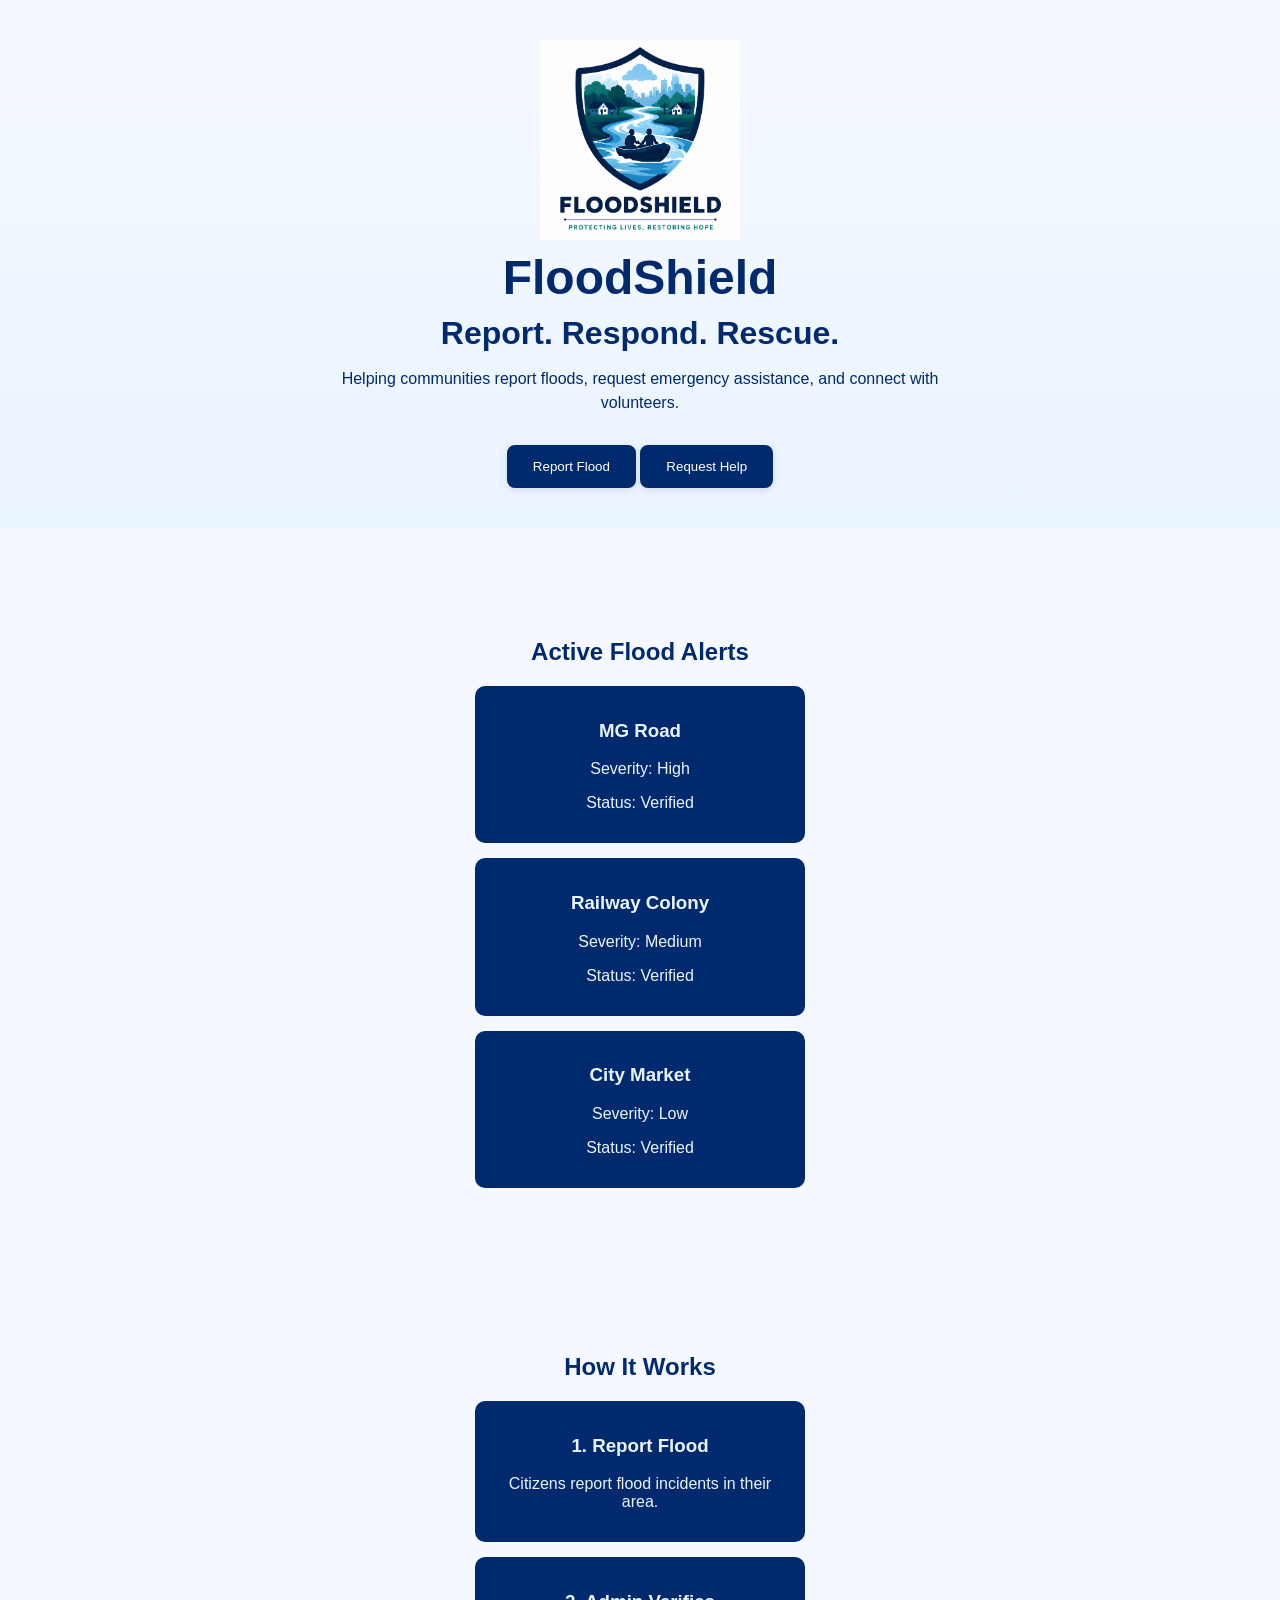
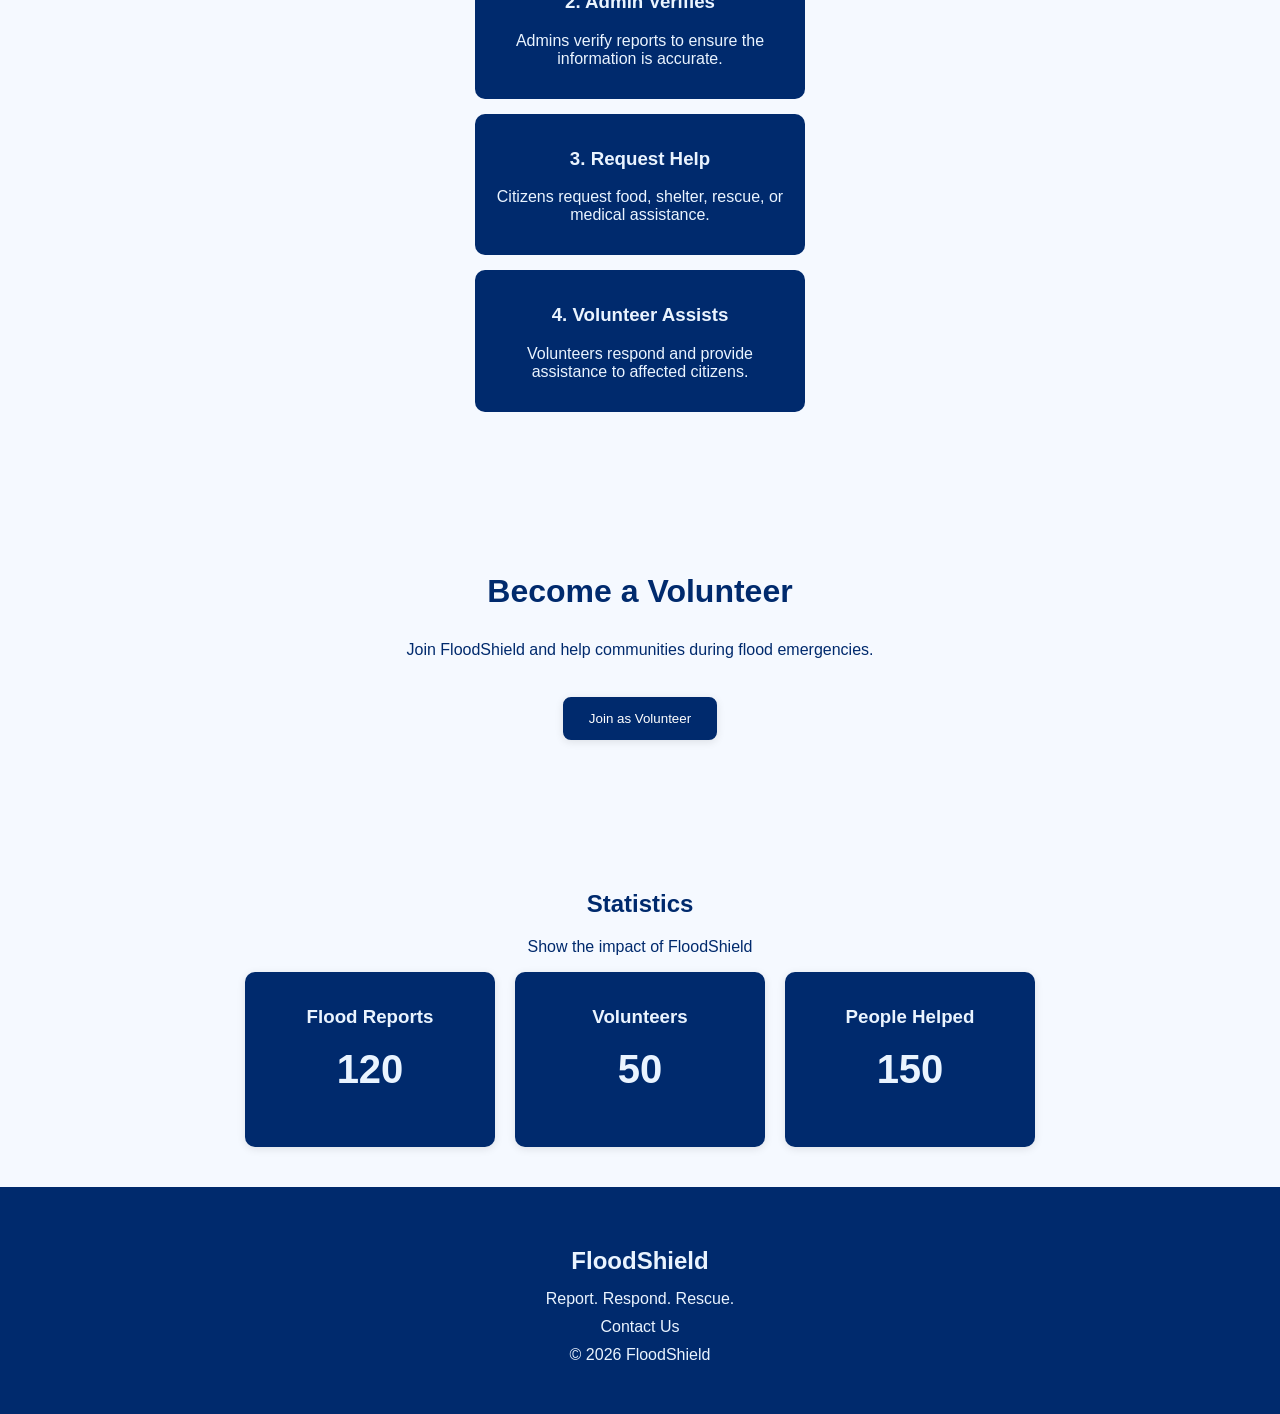
<file: frontend/index.html>
<!--
==========================================
PROJECT: FLOODSHIELD

Purpose:
A disaster response platform where:

1. Citizens report floods
2. Admin verifies reports
3. Citizens request help
4. Volunteers assist citizens

Roles:
- Citizen
- Volunteer
- Admin

Current Page:
Landing Page (Home Page)
==========================================
-->


<!DOCTYPE html>
<html lang="en">
<head>
  <meta charset="UTF-8">
  <meta name="viewport" content="width=device-width, initial-scale=1.0">
  <title>FloodShield</title>
  <link rel="stylesheet", href="css/style.css">
</head>
<body>
<!-- =========================
     HERO SECTION
     Purpose:
     Introduce FloodShield and explain
     what the platform does.
     Contains:
     - Logo
     - Project Name
     - Tagline
     - Description
     - CTA Buttons
========================= -->

  <section class="hero">
     <div class="logo"  >
   <img src="assets/images/floodShieldLogo.png" alt="FloodShield Logo">
    <h1>FloodShield</h1>
  </div>
  <div class="info">
    <h2>Report. Respond. Rescue.</h2>
    <p>Helping communities report floods,
       request emergency assistance,
       and connect with volunteers.</p>
  </div>
  <div class="btns">
    <button>Report Flood </button>
    <button>Request Help</button>
  </div>
  </section>
  
  <!-- =========================
     ACTIVE FLOOD ALERTS
     Purpose:
     Display verified flood reports
     submitted by citizens and
     approved by admins.
========================= -->

  <section class="alerts">
    <h2>Active Flood Alerts</h2>

    <div class="alert-card">
    <h3>MG Road</h3>
    <p>Severity: High</p>
    <p>Status: Verified</p>
    </div>

    <div class="alert-card">
    <h3>Railway Colony</h3>
    <p>Severity: Medium</p>
    <p>Status: Verified</p>
</div>


<div class="alert-card">
    <h3>City Market</h3>
    <p>Severity: Low</p>
    <p>Status: Verified</p>
</div>
</section>



<!-- =========================
     HOW IT WORKS
     Purpose:
     Explain the workflow of
     FloodShield to new users.

     Flow:
     Citizen Reports Flood
          ↓
     Admin Verifies
          ↓
     Citizen Requests Help
          ↓
     Volunteer Assists
========================= -->

<section class="working">
  <h2>How It Works</h2>

  <div class="step-card">
    <h3>1. Report Flood</h3>
    <p>Citizens report flood incidents in their area.</p>
</div>
<div class="step-card">
  <h3>2. Admin Verifies</h3>
  <p>Admins verify reports to ensure the information is accurate.</p>
</div>

<div class="step-card">
  <h3>3. Request Help</h3>
  <p>Citizens request food, shelter, rescue, or medical assistance.</p>
</div>

<div class="step-card">
  <h3>4. Volunteer Assists</h3>
  <p>Volunteers respond and provide assistance to affected citizens. </p>
</div>
</section>
  

<!-- =========================
     VOLUNTEER SECTION
     Purpose:
     Encourage users to join
     FloodShield as volunteers.
========================= -->


<section class="volunteer">
  <h2>Become a Volunteer</h2>
  <p>Join FloodShield and help communities
      during flood emergencies.</p>
      <div class=" btns">
<button>Join as Volunteer</button>
      </div>

</section>


<!-- =========================
     STATISTICS SECTION
     Purpose:
     Show the impact of FloodShield.

     Displays:
     - Flood Reports
     - Volunteers
     - People Helped
========================= -->

<section class="stats">

   <h2>Statistics</h2>
   <p>Show the impact of FloodShield</p>
   <div class="stat-container">
   <div class="stat-card">
  <h3>Flood Reports</h3>
   <p class="stat-number">120</p>
</div>

<div class="stat-card">
  <h3>Volunteers</h3>
  <p class="stat-number">50</p>
</div>

<div class="stat-card">
  <h3>People Helped</h3>
  <p class="stat-number">150</p>
</div>
   </div>


</section>


<!-- =========================
     FOOTER
     Purpose:
     Provide branding,
     contact information,
     and copyright.
========================= -->

  <footer>
   <h2>FloodShield</h2>

   <p>Report. Respond. Rescue.</p>

   <p>Contact Us</p>

   <p>© 2026 FloodShield</p>
</footer>
</body>
</html>
</file>
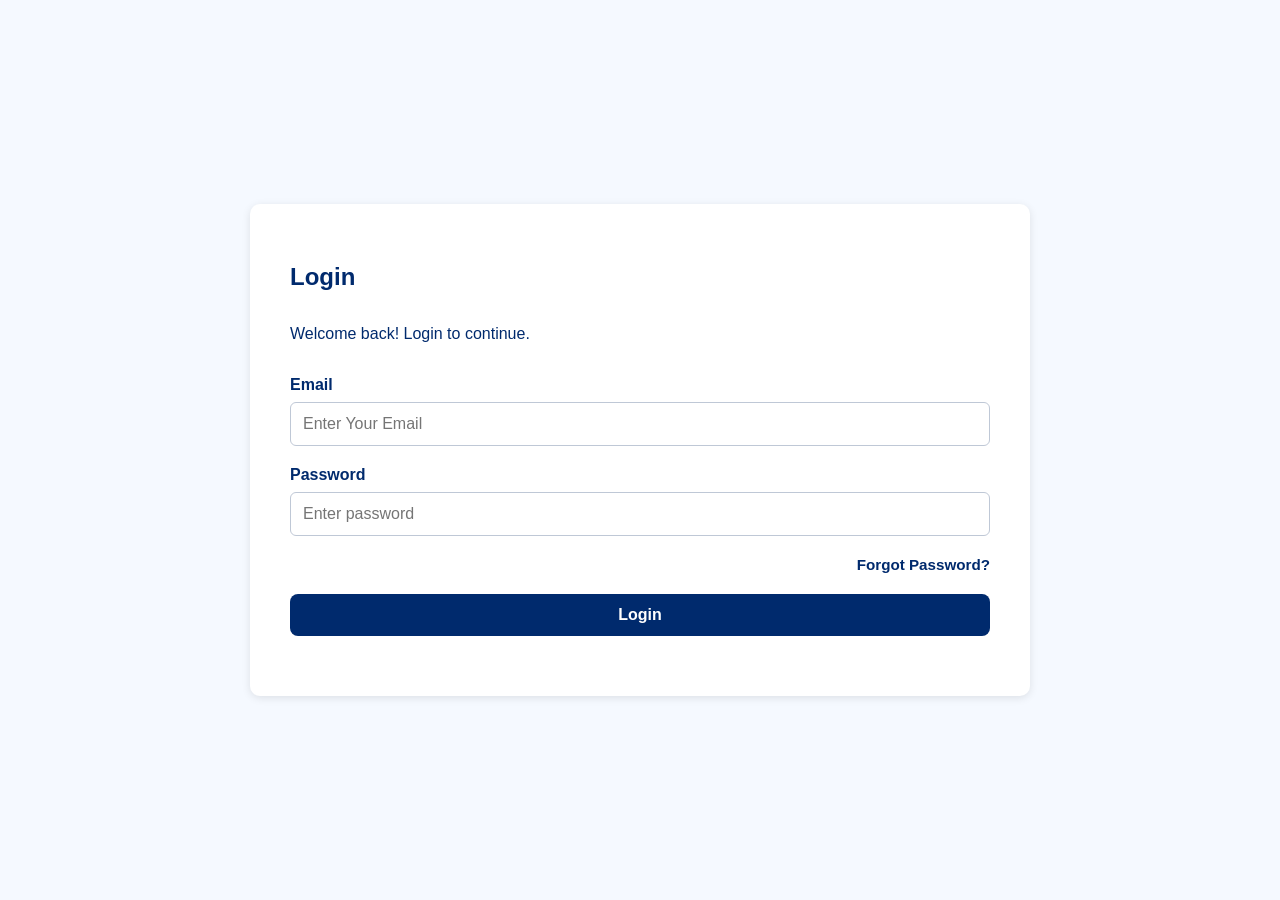
<file: frontend/login.html>
<!-- =========================
     LOGIN PAGE

     Purpose:
     Allow registered users
     to securely log in to
     FloodShield.

     Contains:
     - Email
     - Password
     - Login Button
========================= -->
<!DOCTYPE html>
<html lang="en">
<head>
  <meta charset="UTF-8">
  <meta name="viewport" content="width=device-width, initial-scale=1.0">
  <title>Login</title>
<link rel="stylesheet" href="css/login.css">
</head>
<body>
  <div class="container">
    <form class="login-form">
      <h2>Login</h2>
      <p>Welcome back! Login to continue.</p>

<!--Email-->
      <div class="form-group">
        <label for="email">Email</label>
        <input
         type="email"
          id="email"
           name="email"
            placeholder="Enter Your Email"
            required>
      </div>

      <!--Password-->
      <div class="form-group">
        <label for="password">Password</label>
        <input
         type="password"
          id="password"
           name="password"
            placeholder="Enter password"
        required>
      </div>

      <!-- Forgot Password -->
<div class="forgot-password">
  <a href="#">Forgot Password?</a>
</div>

<!-- Submit Button -->
<div class="form-group">
  <button class="login-btn" type="submit">
    Login
  </button>
</div>

    </form>
  </div>
</body>
</html>
</file>
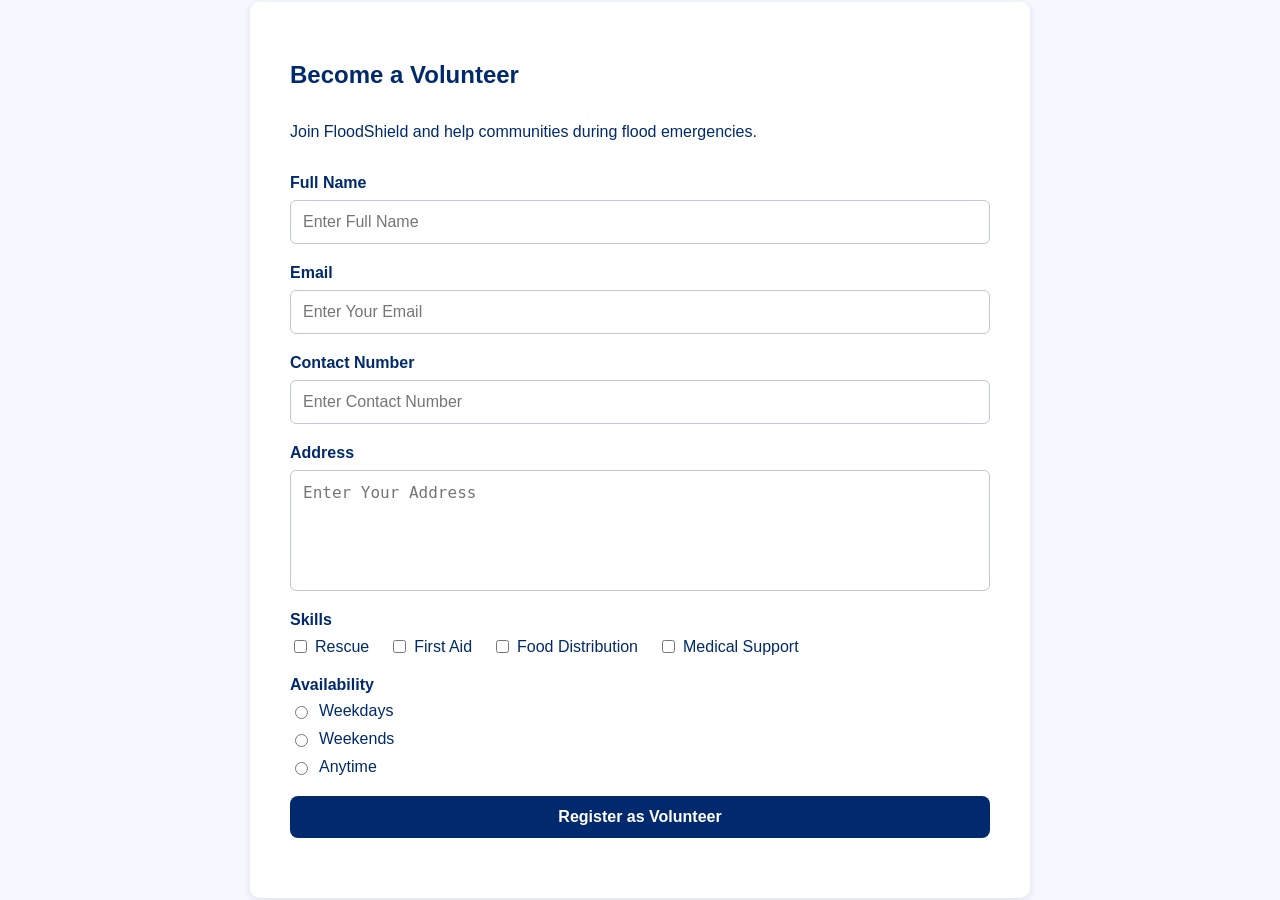
<file: frontend/register.html>
<!-- =========================
     VOLUNTEER REGISTRATION
     Purpose:
     Allow users to register
     as volunteers to assist
     during flood emergencies.

     Contains:
     - Full Name
     - Email
     - Phone Number
     - Address
     - Skills
     - Availability
     - Register Button
========================= -->

<!DOCTYPE html>
<html lang="en">
<head>
  <meta charset="UTF-8">
  <meta name="viewport" content="width=device-width, initial-scale=1.0">
  <title>Register</title>
  <link rel="stylesheet" href="css/register.css">
</head>
<body>
  <div class="container">
    <form class="register-form">
      <h2>Become a Volunteer</h2>
      <p>Join FloodShield and help communities during flood emergencies.</p>

      <!--Full Name-->
      <div class="form-group">
        <label for="fullname">Full Name</label>
        <input
         type="text"
          id="fullname"
           name="fullname"
            placeholder="Enter Full Name"
        required>
      </div>

      <!--Email-->
      <div class="form-group">
        <label for="email">Email</label>
        <input
         type="email"
          id="email"
           name="email"
            placeholder="Enter Your Email"
            required>
      </div>

         <!--Contact number-->
      <div class="form-group">
     <label for="contact">Contact Number</label>
             <input 
                type="tel"
                id="contact"
                name="contact"
                placeholder="Enter Contact Number"
                required>
     </div>


       <!--Address-->
      <div class="form-group">
        <label for="address"> Address</label>
        <textarea 
        id="address"
        name="address"
        rows="5"
        placeholder="Enter Your Address"
        required></textarea>
      </div>

<!-- Skills -->
<div class="form-group">
  <label>Skills</label>

  <div class="skills-options">

    <div class="skill-item">
      <input
        type="checkbox"
        id="rescue"
        name="skills"
        value="Rescue">
      <label for="rescue">Rescue</label>
    </div>

    <div class="skill-item">
      <input
        type="checkbox"
        id="first-aid"
        name="skills"
        value="First Aid">
      <label for="first-aid">First Aid</label>
    </div>

    <div class="skill-item">
      <input
        type="checkbox"
        id="food-distribution"
        name="skills"
        value="Food Distribution">
      <label for="food-distribution">Food Distribution</label>
    </div>

    <div class="skill-item">
      <input
        type="checkbox"
        id="medical-support"
        name="skills"
        value="Medical Support">
      <label for="medical-support">Medical Support</label>
    </div>

  </div>
</div>

<!-- Availability -->
<div class="form-group">
  <label>Availability</label>

  <div class="availability-options">

    <div class="availability-item">
      <input
        type="radio"
        id="weekdays"
        name="availability"
        value="Weekdays"
        required>
      <label for="weekdays">Weekdays</label>
    </div>

    <div class="availability-item">
      <input
        type="radio"
        id="weekends"
        name="availability"
        value="Weekends">
      <label for="weekends">Weekends</label>
    </div>

    <div class="availability-item">
      <input
        type="radio"
        id="anytime"
        name="availability"
        value="Anytime">
      <label for="anytime">Anytime</label>
    </div>

  </div>
</div>

<!-- Submit Button -->
<div class="form-group">
  <button class="submit-btn" type="submit">
    Register as Volunteer
  </button>
</div>
    </form>
  </div>

</body>
</html>
</file>
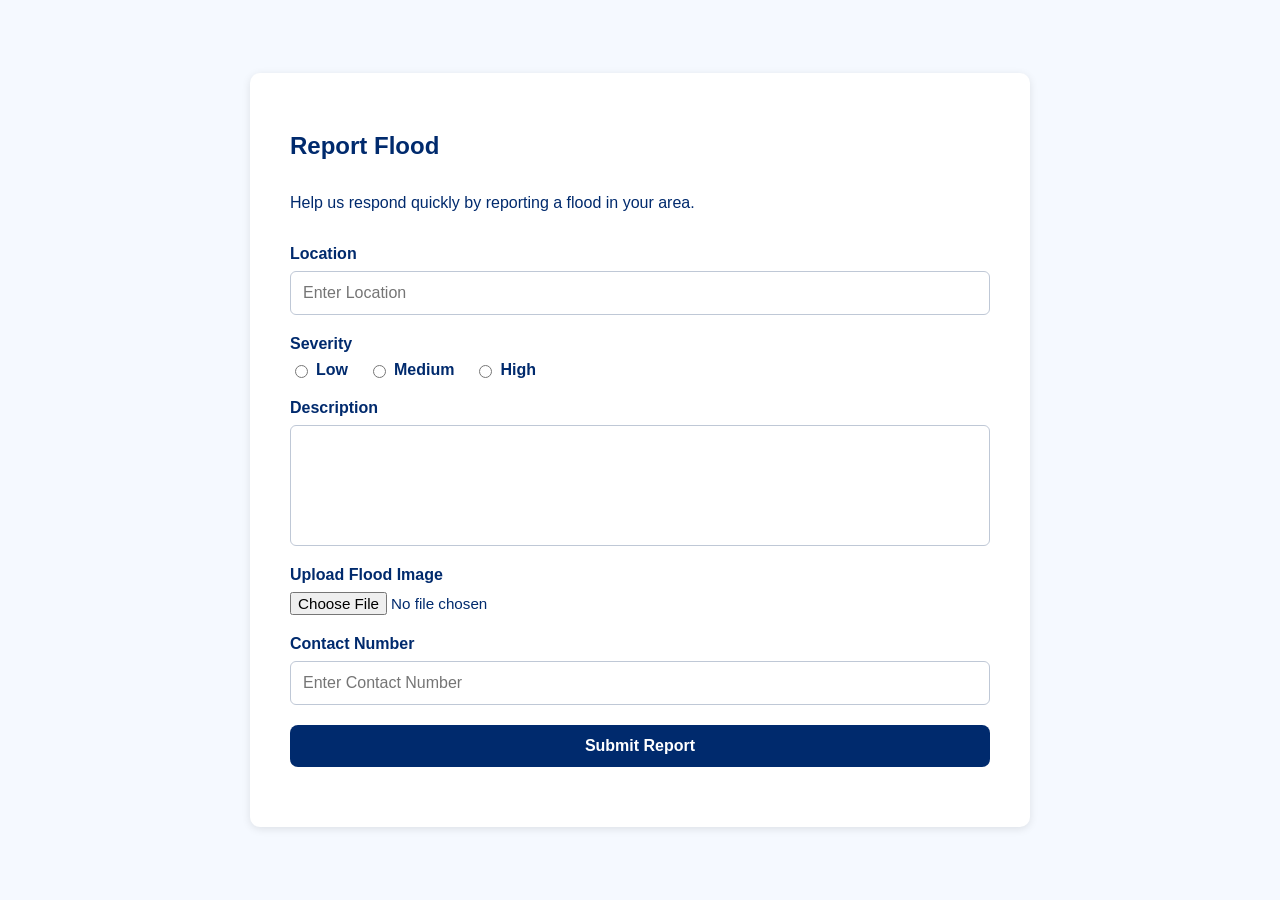
<file: frontend/report_flood.html>
<!-- =========================
     REPORT FLOOD FORM
     Purpose:
     Allow citizens to report
     flood incidents.

     Contains:
     - Location
     - Severity
     - Description
     - Image Upload
     - Contact Number
========================= -->

<!DOCTYPE html>
<html lang="en">
<head>
  <meta charset="UTF-8">
  <meta name="viewport" content="width=device-width, initial-scale=1.0">
  <title>Report Flood</title>
  <link rel="stylesheet" href="css/report.css">
</head>
<body>
  <div class="container">
  <form class="report-form">
    <h2>Report Flood</h2>
    <p>Help us respond quickly by reporting a flood in your area.</p>

    <!-- Location -->
      <div class="form-group">
      <label for="location">Location</label>
    <input
     type="text" 
     id="location"
      name="location"
       placeholder="Enter Location"
       required>
      </div>
   
   
   <!--Severity-->
    <div class="form-group">
 <label>Severity</label>
    <div class="severity-options">
      <div class="severity-item">
       <input 
      type="radio" 
       name="severity" 
        id="low"
        value="Low"
        required>
    <label for="low">Low</label>
      </div>
      <div class="severity-item">
      <input 
     type="radio"
      name="severity"
        id="medium"
        value="Medium">
    <label for="medium">Medium</label>
      </div>
     
    <div class="severity-item">
   <input
      type="radio"
       name="severity"
         id="high"
         value="High">
    <label for="high">High</label>
    </div>
    
   </div>
    </div>
     <!--Description-->
       <div class="form-group">
 <label for="description">Description</label>
    <textarea
     id="description"
     name="description"
     rows="5"
     placeholder="Describe the flood situation..."
     required>
    </textarea>

       </div>
   
    <!--Upload Image-->
     <div class="form-group">
   <label for="image">Upload Flood Image</label>
  <input type="file"
   id="image"
   name="image"
   accept="image/*">
     </div>
  
  <!--Contact number-->
     <div class="form-group">
     <label for="contact">Contact Number</label>
<input 
type="tel"
 id="contact"
 name="contact"
 placeholder="Enter Contact Number"
 required>
     </div>


 <!---Submit Button-->
 <div class="form-group">
<button class="submit-btn" type="submit">Submit Report</button>
 </div>


  </form>
    </div>
</body>
</html>
</file>
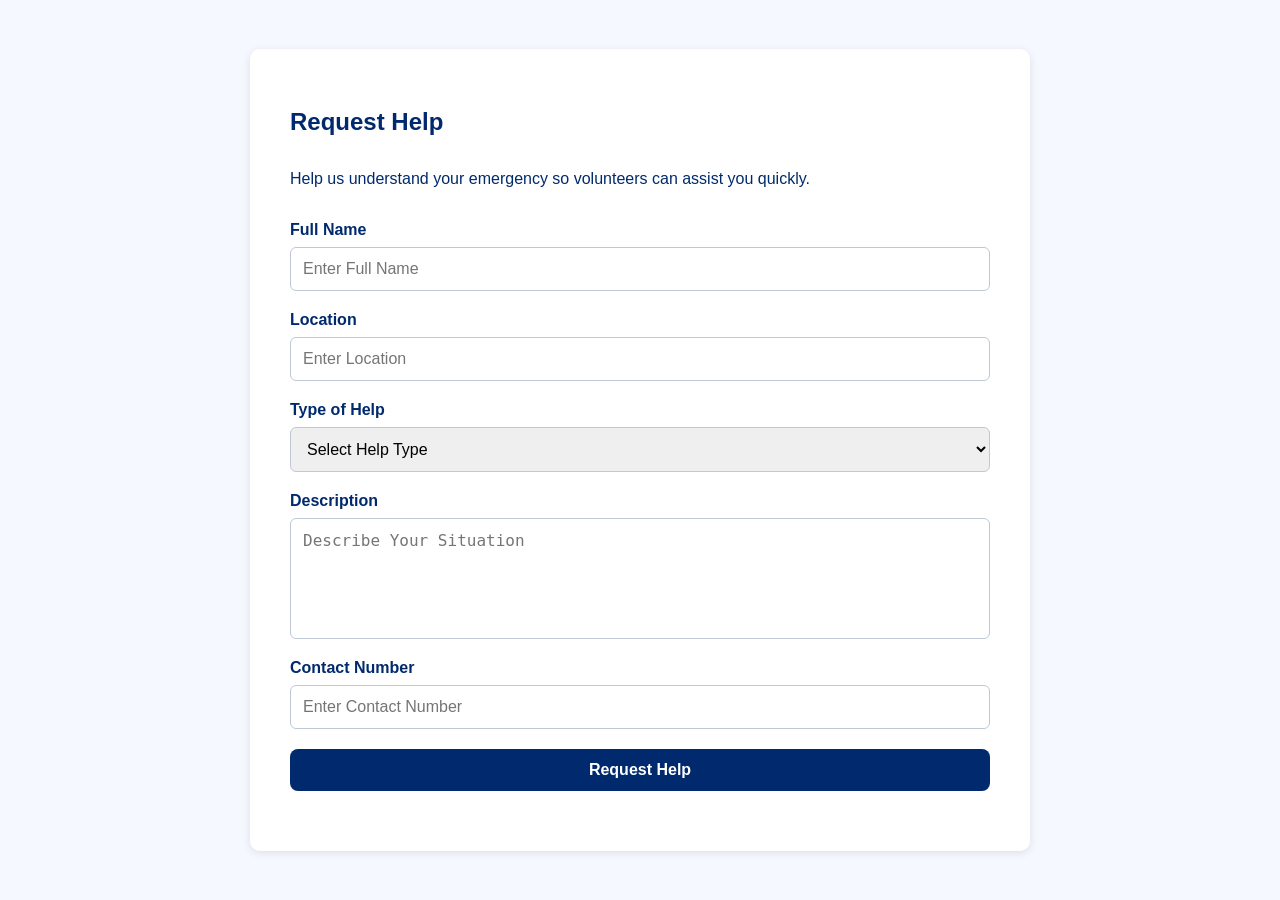
<file: frontend/request_help.html>
<!-- =========================
     REQUEST HELP FORM

     Purpose:
     Allow citizens affected
     by floods to request
     emergency assistance.

     Contains:
     - Full Name
     - Location
     - Type of Help
     - Description
     - Contact Number
     - Submit Button
========================= -->

<!DOCTYPE html>
<html lang="en">
<head>
  <meta charset="UTF-8">
  <meta name="viewport" content="width=device-width, initial-scale=1.0">
  <title>Request Help</title>
  <link rel="stylesheet" href="css/request.css">
</head>
<body>
  <div class="container">
    <form class="request-form">
      <h2>Request Help</h2>
      <p>Help us understand your emergency so volunteers can assist you quickly.</p>

      <!--Full Name-->
      <div class="form-group">
        <label for="fullname">Full Name</label>
        <input
         type="text"
          id="fullname"
           name="fullname"
            placeholder="Enter Full Name"
        required>
      </div>

     <!--Location-->
      <div class="form-group">
        <label for="location">Location</label>
        <input 
        type="text" 
        id="location"
         name="location"
          placeholder="Enter Location"
          required>
      </div>
       
      <!--Type of Help-->
      <div class="form-group">
        <label for="help">Type of Help</label>
        <select
         id="help"
          name="help"
          required>
          <option value="" disabled selected>Select Help Type</option>
          <option value="food">Food</option>
          <option value="medical">Medical</option>
          <option value="rescue">Rescue</option>
          <option value="shelter">Shelter</option>
          <option value="other">Other</option>
        </select>
      </div>

      <!--Description-->
      <div class="form-group">
        <label for="description"> Description</label>
        <textarea 
        id="description"
        name="description"
        rows="5"
        placeholder="Describe Your Situation"
        required></textarea>
      </div>


         <!--Contact number-->
      <div class="form-group">
     <label for="contact">Contact Number</label>
             <input 
                type="tel"
                id="contact"
                name="contact"
                placeholder="Enter Contact Number"
                required>
     </div>

<!---Submit Button-->
 <div class="form-group">
<button class="submit-btn" type="submit">Request Help</button>
 </div>



    </form>
  </div>
  
</body>
</html>
</file>
<file: frontend/css/style.css>
body{
  margin: 0;
  padding: 0;
  background-color: #F5F9FF;
  font-family: Arial, sans-serif;
  color: #002A6D;
}

.hero{
  display: flex;
  align-items: center;
  flex-direction: column;
  text-align: center;
  gap: 10px;
  padding: 40px 20px;
  background: linear-gradient(
        to bottom,
        #F5F9FF,
        #EAF4FF
    );

}

.logo{
  display: flex;
  flex-direction: column;
  align-items: center;
  gap: 10px;
}

.logo img{
    width: 200px;
}

.logo h1{
    margin: 0;
    font-size: 3rem;
}

.info{
  display: flex;
  flex-direction: column;
     gap: 15px;
}
.info h2{
  margin: 0;
  font-size: 2rem;
}

.info p{
  margin: 0;
  max-width: 600px;
  line-height: 1.5;
}

.btns button{
    padding: 12px 24px;
    border-radius: 8px;
    border: 2px solid #002A6D;
    cursor: pointer;
    box-shadow: 0 2px 8px rgba(0,0,0,0.1);
     transition: 0.3s;
     margin-top: 20px;
         background-color: #002A6D;
    color: white;
}
.btns button:hover{
  transform: scale(1.05);
}

.alerts{
    margin-top: 50px;
    padding: 40px 20px;
}

.alerts h2{
  text-align: center;
}


.alert-card{
border-radius: 10px;
background-color: #002A6D;
color: #EAF4FF;
text-align: center;
padding: 15px;
margin: 15px auto;
max-width: 300px;
}



.working{
    margin-top: 50px;
    padding: 40px 20px;
}

.working h2{
  text-align: center;
}


.step-card{
border-radius: 10px;
background-color: #002A6D;
color: #EAF4FF;
text-align: center;
padding: 15px;
margin: 15px auto;
max-width: 300px;
}
.volunteer{
  text-align: center;
  padding: 80px 20px;
}

.volunteer h2{
  font-size: 2rem;
}

.volunteer p{
  max-width: 500px;
  margin: 15px auto;
  line-height: 1.6;
}

.stats{
  text-align: center;
  padding: 40px 20px;
  margin-top: 10px;
}

.stats > p{
  margin-top: 10px;
  font-size: 1rem;
}

.stat-container{
  display : flex;
justify-content : center;
gap: 20px;
flex-wrap: wrap;

}

.stat-card{
  border-radius: 10px;
background-color: #002A6D;
color: #EAF4FF;
text-align: center;
padding: 15px;
min-width: 220px;
box-shadow: 0 2px 8px rgba(0,0,0,0.1);
}

.stat-number{
  font-size: 2.5rem;
  font-weight: bold;
  margin-top: 10px;
}

footer{
  background-color: #002A6D;
  color: #EAF4FF;
  text-align: center;
  padding: 40px 20px;
}

footer h2{
    margin-bottom: 15px;
}

footer p{
  margin: 10px 0;
}
</file>
<file: frontend/css/login.css>
body{
  display: flex;
  background-color: #F5F9FF;
  color: #002A6D;
 align-items: center;
 justify-content: center;
 font-family: Arial, Helvetica, sans-serif;
  margin: 0;
  padding: 0;
  min-height: 100vh;
}

.container{
  max-width: 700px;
  width: 90%;
  background-color: #FFFFFF;
  padding: 40px;
  border-radius: 10px;
  box-shadow: 0 2px 8px rgba(0, 0,0, 0.1);
}


.login-form{
  display: flex;
  flex-direction: column;
}

.login-form h2{
  margin-bottom: 15px;
}

.login-form p{
  margin-bottom: 30px;
  line-height: 1.5;
}
.form-group{
  display:flex;
flex-direction:column;
margin-bottom: 20px;
  gap: 8px;
}

label{
  font-weight: 600;
}

input[type="password"],
input[type="email"]
{
  width: 100%;
    padding: 12px;
    border: 1px solid #BFC8D6;
    border-radius: 6px;
    font-size: 1rem;
    box-sizing: border-box;
}
input:focus{
    outline: none;
    border: 2px solid #002A6D;
}

.forgot-password{
    text-align: right;
    margin-bottom: 20px;
}

.forgot-password a{
    text-decoration: none;
    color: #002A6D;
    font-size: 0.95rem;
    font-weight: 600;
}

.forgot-password a:hover{
    text-decoration: underline;
}

.login-btn{
  background-color: #002A6D;
  color: #FFFFFF;
   width: 100%;
  padding: 12px 24px;
  border: none;
  border-radius: 8px;
  font-size: 1rem;
  cursor: pointer;
  font-weight: 600;
  transition: background-color 0.3s, transform 0.3s;

}
.login-btn:hover{
  background-color: #011c48;
  transform: scale(1.05);
}
</file>
<file: frontend/css/register.css>
body{
  display: flex;
  background-color: #F5F9FF;
  color: #002A6D;
 align-items: center;
 justify-content: center;
 font-family: Arial, Helvetica, sans-serif;
  margin: 0;
  padding: 0;
  min-height: 100vh;
}

.container{
  max-width: 700px;
  width: 90%;
  background-color: #FFFFFF;
  padding: 40px;
  border-radius: 10px;
  box-shadow: 0 2px 8px rgba(0, 0,0, 0.1);
}


.register-form{
  display: flex;
  flex-direction: column;
}

.register-form h2{
  margin-bottom: 15px;
}

.register-form p{
  margin-bottom: 30px;
  line-height: 1.5;
}
.form-group{
  display:flex;
flex-direction:column;
margin-bottom: 20px;
  gap: 8px;
}

label{
  font-weight: 600;
}

input[type="text"],
input[type="email"],
input[type="tel"],
textarea{
  width: 100%;
    padding: 12px;
    border: 1px solid #BFC8D6;
    border-radius: 6px;
    font-size: 1rem;
    box-sizing: border-box;
}
textarea{
  resize: none;
}



.skills-options{
  display: flex;
 gap: 20px;
}

.skill-item{
  display: flex;
  align-items: center;
  gap: 5px;
}
.availability-options{
    display: flex;
    flex-direction: column;
    gap: 10px;
}

.availability-item{
    display: flex;
    align-items: center;
    gap: 8px;
}

.skill-item label,
.availability-item label{
    font-weight: normal;
}

input:focus,
textarea:focus{
    outline: none;
    border: 2px solid #002A6D;
}


.submit-btn{
  background-color: #002A6D;
  color: #FFFFFF;
  padding: 12px 24px;
  border: none;
  border-radius: 8px;
  font-size: 1rem;
  cursor: pointer;
  font-weight: 600;
  transition: background-color 0.3s, transform 0.3s;

}
.submit-btn:hover{
  background-color: #011c48;
  transform: scale(1.05);
}
</file>
<file: frontend/css/report.css>
body{
  display: flex;
  background-color: #F5F9FF;
  color: #002A6D;
 align-items: center;
 justify-content: center;
 font-family: Arial, Helvetica, sans-serif;
  margin: 0;
  padding: 0;
  min-height: 100vh;
}

.container{
  max-width: 700px;
  width: 90%;
  background-color: #FFFFFF;
  padding: 40px;
  border-radius: 10px;
  box-shadow: 0 2px 8px rgba(0, 0,0, 0.1);
}


.report-form{
  display: flex;
  flex-direction: column;
}

.report-form h2{
  margin-bottom: 15px;
}

.report-form p{
  margin-bottom: 30px;
  line-height: 1.5;
}
.form-group{
  display:flex;
flex-direction:column;
margin-bottom: 20px;
  gap: 8px;
}

label{
  font-weight: 600;
}

input[type="text"],
input[type="tel"],
textarea{
  width: 100%;
    padding: 12px;
    border: 1px solid #BFC8D6;
    border-radius: 6px;
    font-size: 1rem;
    box-sizing: border-box;
}
textarea{
  resize: none;
}

input[type="file"]{
    font-size: 0.95rem;
}

.severity-options{
  display: flex;
 gap: 20px;
}

.severity-item{
  display: flex;
  align-items: center;
  gap: 5px;
}

input:focus,
textarea:focus{
    outline: none;
    border: 2px solid #002A6D;
}


.submit-btn{
  background-color: #002A6D;
  color: #FFFFFF;
  padding: 12px 24px;
  border: none;
  border-radius: 8px;
  font-size: 1rem;
  cursor: pointer;
  font-weight: 600;
  transition: background-color 0.3s, transform 0.3s;

}
.submit-btn:hover{
  background-color: #011c48;
  transform: scale(1.05);
}
</file>
<file: frontend/css/request.css>
body{
  display: flex;
  background-color: #F5F9FF;
  color: #002A6D;
 align-items: center;
 justify-content: center;
 font-family: Arial, Helvetica, sans-serif;
  margin: 0;
  padding: 0;
  min-height: 100vh;
}

.container{
  max-width: 700px;
  width: 90%;
  background-color: #FFFFFF;
  padding: 40px;
  border-radius: 10px;
  box-shadow: 0 2px 8px rgba(0, 0,0, 0.1);
}


.request-form{
  display: flex;
  flex-direction: column;
}

.request-form h2{
  margin-bottom: 15px;
}

.request-form p{
  margin-bottom: 30px;
  line-height: 1.5;
}
.form-group{
  display:flex;
flex-direction:column;
margin-bottom: 20px;
  gap: 8px;
}

label{
  font-weight: 600;
}

input[type="text"],
input[type="tel"],
textarea,
select{
  width: 100%;
    padding: 12px;
    border: 1px solid #BFC8D6;
    border-radius: 6px;
    font-size: 1rem;
    box-sizing: border-box;
}
textarea{
  resize: none;
}

input[type="file"]{
    font-size: 0.95rem;
}


.submit-btn{
  background-color: #002A6D;
  color: #FFFFFF;
  padding: 12px 24px;
  border: none;
  border-radius: 8px;
  font-size: 1rem;
  cursor: pointer;
  font-weight: 600;
  transition: background-color 0.3s, transform 0.3s;

}
.submit-btn:hover{
  background-color: #011c48;
  transform: scale(1.05);
}
</file>
